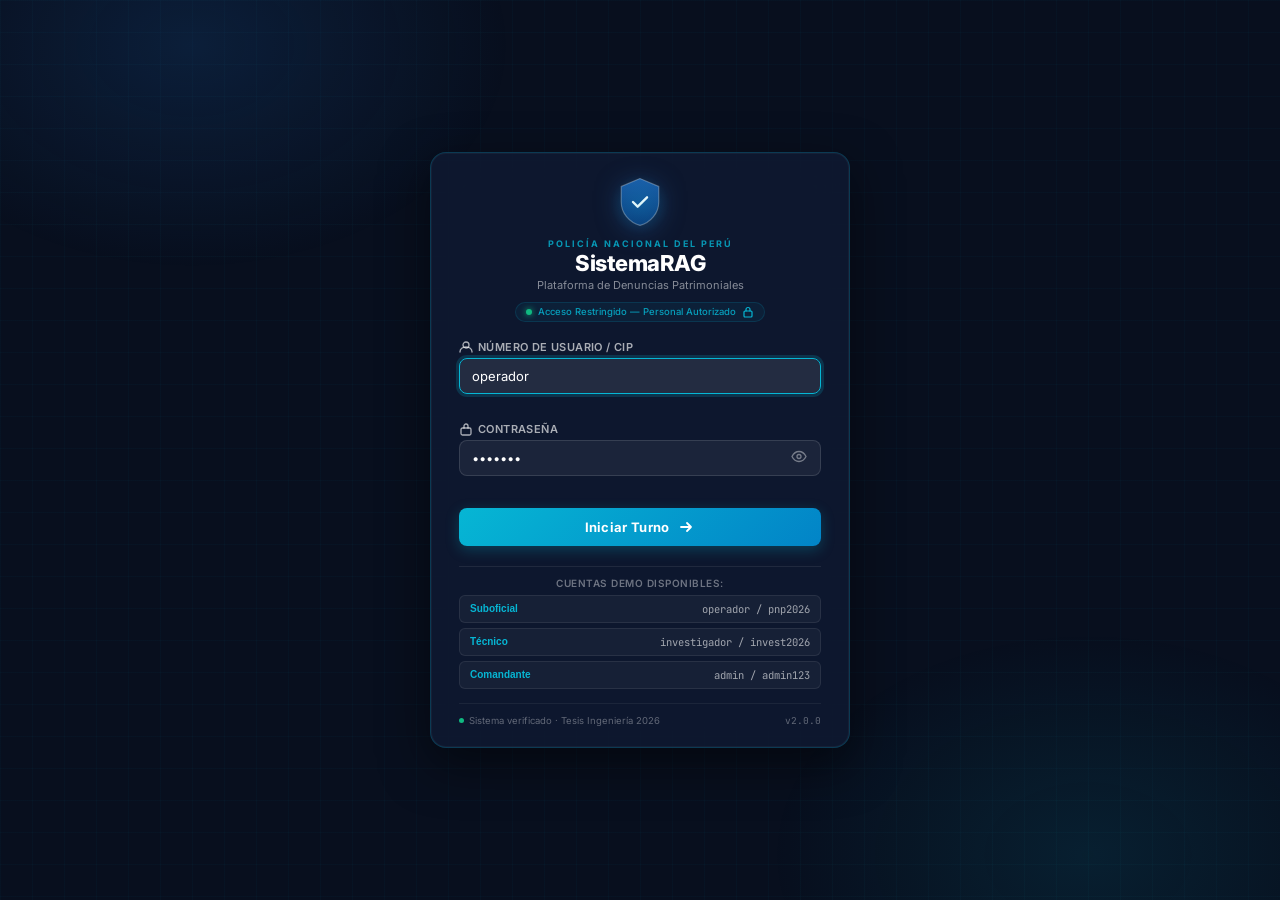
<file: frontend/index.html>
<!DOCTYPE html>
<html lang="es">
<head>
  <meta charset="UTF-8" />
  <meta name="viewport" content="width=device-width, initial-scale=1.0" />
  <meta name="description" content="Plataforma LLM+RAG para categorización de denuncias por delitos contra el patrimonio - PNP Perú 2026" />
  <meta name="keywords" content="RAG, LLM, denuncia, patrimonio, código penal peruano, IA jurídica, PNP" />
  <meta name="robots" content="noindex, nofollow" />
  <title>Dashboard · SistemaRAG PNP</title>
  <link rel="preconnect" href="https://fonts.googleapis.com" />
  <link rel="preconnect" href="https://fonts.gstatic.com" crossorigin />
  <link href="https://fonts.googleapis.com/css2?family=Inter:wght@300;400;500;600;700;800&family=JetBrains+Mono:wght@400;500&display=swap" rel="stylesheet" />
  <link rel="stylesheet" href="styles/main.css?v=3.2" />
  <link rel="stylesheet" href="styles/v2-additions.css?v=3.2" />
</head>
<body>

  <!-- ══════════════════════════════ NAVBAR ══════════════════════════════ -->
  <nav class="navbar" role="navigation" aria-label="Navegación principal">
    <div class="navbar__brand">
      <div class="navbar__logo-mark" aria-hidden="true">
        <svg width="30" height="30" viewBox="0 0 30 30" fill="none">
          <path d="M15 2L3 7.5V16C3 22.5 8 27.5 15 30C22 27.5 27 22.5 27 16V7.5L15 2Z" fill="url(#nav-shield-grad)" opacity="0.9"/>
          <path d="M10 15.5l3.5 3.5 6.5-7" stroke="white" stroke-width="1.8" stroke-linecap="round" stroke-linejoin="round"/>
          <defs>
            <linearGradient id="nav-shield-grad" x1="15" y1="2" x2="15" y2="30" gradientUnits="userSpaceOnUse">
              <stop offset="0%" stop-color="#2176C4"/>
              <stop offset="100%" stop-color="#0A3D7C"/>
            </linearGradient>
          </defs>
        </svg>
      </div>
      <div class="navbar__title-group">
        <span class="navbar__title">SistemaRAG</span>
        <span class="navbar__subtitle">Denuncias Patrimoniales · PNP</span>
      </div>
    </div>

    <div class="navbar__meta">
      <div class="status-badge" id="status-indicator" aria-live="polite">
        <span class="status-badge__dot status-badge__dot--checking" aria-hidden="true"></span>
        <span class="status-badge__text">Verificando...</span>
      </div>
      <div class="navbar__meta-divider" aria-hidden="true"></div>
      <div class="navbar__info">
        <span class="navbar__info-label">Modelo</span>
        <span class="navbar__info-value" id="nav-model">GPT-4o-mini</span>
      </div>
      <div class="navbar__info">
        <span class="navbar__info-label">Corpus</span>
        <span class="navbar__info-value">Arts. 185–189</span>
      </div>

      <!-- ── Barra de usuario autenticado ── -->
      <div class="navbar__meta-divider" aria-hidden="true"></div>
      <div class="navbar__user" id="navbar-user" aria-label="Usuario autenticado">
        <div class="navbar__user-avatar" id="user-avatar-initials" aria-hidden="true">--</div>
        <div class="navbar__user-info">
          <span class="navbar__user-name" id="user-full-name">Cargando...</span>
          <span class="navbar__user-rank" id="user-rank"></span>
        </div>
        <button
          class="navbar__logout-btn"
          id="btn-logout"
          type="button"
          title="Cerrar turno"
          aria-label="Cerrar turno y salir del sistema"
        >
          <svg width="16" height="16" viewBox="0 0 16 16" fill="none">
            <path d="M6 14H3a1 1 0 01-1-1V3a1 1 0 011-1h3M10.5 11l3-3-3-3M13.5 8H6" stroke="currentColor" stroke-width="1.4" stroke-linecap="round" stroke-linejoin="round"/>
          </svg>
        </button>
      </div>
    </div>
  </nav>

  <!-- ══════════════════════════ MAIN LAYOUT ════════════════════════════ -->
  <main class="workspace" role="main">

    <!-- ── PANEL IZQUIERDO: Entrada ──────────────────────────────────── -->
    <section class="panel panel--input" aria-labelledby="panel-input-title">
      <div class="panel__header">
        <div class="panel__header-left">
          <div class="panel__icon panel__icon--input" aria-hidden="true">
            <svg width="16" height="16" viewBox="0 0 16 16" fill="none">
              <path d="M2 3h12M2 6h8M2 9h10M2 12h6" stroke="currentColor" stroke-width="1.5" stroke-linecap="round"/>
            </svg>
          </div>
          <h2 class="panel__title" id="panel-input-title">Relato Informal</h2>
        </div>
        <div class="panel__badges">
          <span class="badge badge--neutral">Lenguaje coloquial</span>
          <span class="badge badge--neutral" id="char-count-badge">0 / 2000</span>
        </div>
      </div>

      <div class="panel__body">

        <!-- ── SECCIÓN 1: DATOS GENERALES DEL DENUNCIANTE (FILIACIÓN PNP) ── -->
        <div class="denunciante-box" id="denunciante-box">
          <div class="denunciante-box__header">
            <span class="denunciante-box__title">
              <svg width="15" height="15" viewBox="0 0 16 16" fill="none">
                <path d="M8 8a3 3 0 100-6 3 3 0 000 6zM2 14a6 6 0 0112 0H2z" stroke="currentColor" stroke-width="1.5" stroke-linecap="round"/>
              </svg>
              I. Filiación del Denunciante / Agraviado
            </span>
            <div class="denunciante-box__actions">
              <button class="btn-sample-data" id="btn-sample-denunciante" type="button" title="Cargar datos de prueba para agilizar la evaluación">
                <span>🎲 Datos de Prueba</span>
              </button>
            </div>
          </div>
          <div class="denunciante-form" id="denunciante-form">
            <!-- Fila 1: Nombre completo + Tipo y Número de Documento -->
            <div class="form-row form-row--name-doc">
              <div class="field-group">
                <label for="denunciante-nombre">Nombres y Apellidos *</label>
                <input class="field-input" id="denunciante-nombre" type="text" placeholder="Ej. Carlos Alberto Quispe Huamán" value="Carlos Alberto Quispe Huamán" required />
              </div>
              <div class="field-doc-combo">
                <div class="field-group">
                  <label for="denunciante-doc-tipo">Tipo Doc.</label>
                  <select class="field-select" id="denunciante-doc-tipo">
                    <option value="DNI" selected>DNI</option>
                    <option value="Carné de Extranjería">C.E.</option>
                    <option value="Pasaporte">Pasaporte</option>
                  </select>
                </div>
                <div class="field-group">
                  <label for="denunciante-dni">N° Documento *</label>
                  <input class="field-input" id="denunciante-dni" type="text" placeholder="8 dígitos" maxlength="12" value="47891234" required />
                </div>
              </div>
            </div>

            <!-- Fila 2: Grado de Instrucción y Estado Civil -->
            <div class="form-row form-row--2">
              <div class="field-group">
                <label for="denunciante-grado-instruccion">Educación / Grado Instrucción *</label>
                <select class="field-select" id="denunciante-grado-instruccion">
                  <option value="Sin instrucción">Sin instrucción</option>
                  <option value="Primaria completa">Primaria completa</option>
                  <option value="Secundaria completa">Secundaria completa</option>
                  <option value="Superior Técnica">Superior Técnica</option>
                  <option value="Superior Universitaria" selected>Superior Universitaria</option>
                  <option value="Posgrado">Posgrado</option>
                </select>
              </div>
              <div class="field-group">
                <label for="denunciante-estado-civil">Estado Civil</label>
                <select class="field-select" id="denunciante-estado-civil">
                  <option value="Soltero(a)" selected>Soltero(a)</option>
                  <option value="Casado(a)">Casado(a)</option>
                  <option value="Conviviente">Conviviente</option>
                  <option value="Divorciado(a)">Divorciado(a)</option>
                  <option value="Viudo(a)">Viudo(a)</option>
                </select>
              </div>
            </div>

            <!-- Fila 3: Edad, Sexo, Ocupación y Teléfono (4 columnas limpias con wrapping) -->
            <div class="form-row form-row--meta">
              <div class="field-group">
                <label for="denunciante-edad">Edad</label>
                <input class="field-input" id="denunciante-edad" type="number" min="18" max="99" value="34" />
              </div>
              <div class="field-group">
                <label for="denunciante-sexo">Sexo</label>
                <select class="field-select" id="denunciante-sexo">
                  <option value="Masculino" selected>M</option>
                  <option value="Femenino">F</option>
                </select>
              </div>
              <div class="field-group">
                <label for="denunciante-ocupacion">Ocupación</label>
                <input class="field-input" id="denunciante-ocupacion" type="text" placeholder="Ej. Ingeniero de Sistemas" value="Ingeniero de Sistemas" />
              </div>
              <div class="field-group">
                <label for="denunciante-telefono">Teléfono / Celular</label>
                <input class="field-input" id="denunciante-telefono" type="tel" placeholder="Ej. 987654321" value="987654321" />
              </div>
            </div>

            <!-- Fila 4: Domicilio Real (Ancho completo para direcciones peruanas largas) -->
            <div class="form-row form-row--1">
              <div class="field-group">
                <label for="denunciante-domicilio">Dónde vive / Domicilio Real *</label>
                <input class="field-input" id="denunciante-domicilio" type="text" placeholder="Ej. Av. Brasil 1450 Dpto. 501, Jesús María, Lima" value="Av. Brasil 1450 Dpto. 501, Jesús María, Lima" required />
              </div>
            </div>
          </div>
        </div>

        <div style="font-size:11px; font-weight:700; color:var(--color-primary); text-transform:uppercase; letter-spacing:0.5px; margin-bottom:8px; display:flex; align-items:center; gap:6px;">
          <span>🎙️ II. Narración del Hecho Denunciado</span>
        </div>

        <!-- ── BOTÓN MICRÓFONO (DESTACADO) ─────────────────────────────── -->
        <div class="mic-section" id="mic-section">
          <button
            class="mic-btn"
            id="mic-btn"
            type="button"
            aria-label="Iniciar grabación de voz"
            aria-pressed="false"
            title="Mantén presionado o haz clic para grabar"
          >
            <!-- Ondas de audio animadas (visibles al grabar) -->
            <div class="mic-btn__waves" aria-hidden="true">
              <span class="mic-btn__wave mic-btn__wave--1"></span>
              <span class="mic-btn__wave mic-btn__wave--2"></span>
              <span class="mic-btn__wave mic-btn__wave--3"></span>
            </div>
            <!-- Icono del micrófono -->
            <div class="mic-btn__icon-wrapper">
              <svg class="mic-btn__icon mic-icon-idle" width="28" height="28" viewBox="0 0 28 28" fill="none" aria-hidden="true">
                <rect x="9" y="2" width="10" height="16" rx="5" stroke="currentColor" stroke-width="2"/>
                <path d="M5 14a9 9 0 0018 0" stroke="currentColor" stroke-width="2" stroke-linecap="round"/>
                <path d="M14 23v3" stroke="currentColor" stroke-width="2" stroke-linecap="round"/>
                <path d="M10 26h8" stroke="currentColor" stroke-width="2" stroke-linecap="round"/>
              </svg>
              <svg class="mic-btn__icon mic-icon-recording" width="28" height="28" viewBox="0 0 28 28" fill="none" aria-hidden="true" hidden>
                <rect x="9" y="2" width="10" height="16" rx="5" fill="currentColor" opacity="0.3"/>
                <rect x="9" y="2" width="10" height="16" rx="5" stroke="currentColor" stroke-width="2"/>
                <path d="M5 14a9 9 0 0018 0" stroke="currentColor" stroke-width="2" stroke-linecap="round"/>
                <path d="M14 23v3" stroke="currentColor" stroke-width="2" stroke-linecap="round"/>
                <path d="M10 26h8" stroke="currentColor" stroke-width="2" stroke-linecap="round"/>
                <circle cx="14" cy="10" r="3" fill="currentColor"/>
              </svg>
            </div>
          </button>

          <div class="mic-status" id="mic-status" aria-live="polite">
            <span class="mic-status__text" id="mic-status-text">Presionar para dictar el relato</span>
          </div>

          <!-- Timer de grabación -->
          <div class="mic-timer" id="mic-timer" hidden aria-live="polite">
            <div class="mic-timer__dot" aria-hidden="true"></div>
            <span class="mic-timer__time" id="mic-timer-display">0:00</span>
            <span class="mic-timer__label">grabando</span>
          </div>

          <!-- Modo de transcripción -->
          <div class="mic-mode-toggle">
            <label class="mic-mode-label" for="mic-mode-select">Modo:</label>
            <select class="mic-mode-select" id="mic-mode-select" aria-label="Modo de transcripción">
              <option value="webspeech" selected>🌐 Transcripción en Vivo en Pantalla (Recomendado)</option>
              <option value="whisper">🎙️ Grabación de Audio (Micrófono Directo / Whisper)</option>
            </select>
          </div>
        </div>

        <!-- Banner de compatibilidad de dictado por voz -->
        <div class="browser-notice" id="browser-notice" style="display:flex; align-items:center; gap:8px; background:rgba(37,99,235,0.08); border:1px solid rgba(37,99,235,0.25); border-radius:6px; padding:6px 12px; margin-top:8px; font-size:12px; color:#1e40af;">
          <span>💡</span>
          <span><strong>Dictado en tiempo real:</strong> Cada palabra que hable se transcribirá directamente en la caja de texto. Recomendado en <strong>Google Chrome</strong> o <strong>Microsoft Edge</strong>.</span>
        </div>

        <!-- Separador -->
        <div class="input-divider" aria-hidden="true">
          <span class="input-divider__line"></span>
          <span class="input-divider__text">o escribir manualmente</span>
          <span class="input-divider__line"></span>
        </div>

        <!-- Ejemplos rápidos -->
        <div class="quick-examples">
          <span class="quick-examples__label">Ejemplos:</span>
          <button class="quick-examples__btn" data-example="0" type="button" id="example-btn-0">Robo con arma</button>
          <button class="quick-examples__btn" data-example="1" type="button" id="example-btn-1">Hurto en mercado</button>
          <button class="quick-examples__btn" data-example="2" type="button" id="example-btn-2">Cogoteo nocturno</button>
          <button class="quick-examples__btn" data-example="3" type="button" id="example-btn-3">Robo a casa</button>
        </div>

        <!-- Área de texto principal -->
        <div class="textarea-wrapper">
          <textarea
            id="relato-input"
            class="relato-textarea"
            placeholder="Ingrese aquí el relato informal de la denuncia en lenguaje coloquial...

Ejemplo: &quot;Ayer a las 9pm dos sujetos en moto me encañonaron con pistola y me quitaron el celular y la billetera...&quot;"
            maxlength="2000"
            aria-label="Relato informal de la denuncia"
            aria-describedby="relato-help"
            spellcheck="true"
          ></textarea>
          <div class="textarea-overlay" id="textarea-overlay" aria-hidden="true"></div>
        </div>

        <p class="form-help" id="relato-help">
          Ingrese el relato en lenguaje natural. El sistema identificará automáticamente
          el tipo penal según el Código Penal Peruano (Arts. 185, 186, 188, 189).
        </p>

        <!-- Opciones adicionales -->
        <div class="options-row">
          <label class="toggle-option" for="include-context-toggle">
            <input type="checkbox" id="include-context-toggle" checked />
            <span class="toggle-option__slider" aria-hidden="true"></span>
            <span class="toggle-option__label">Mostrar artículos recuperados</span>
          </label>
        </div>

        <!-- Botón de análisis -->
        <button
          class="btn-analyze"
          id="btn-analyze"
          type="button"
          aria-label="Ejecutar análisis RAG sobre el relato"
          aria-busy="false"
        >
          <span class="btn-analyze__icon" aria-hidden="true" id="btn-icon">
            <svg width="18" height="18" viewBox="0 0 18 18" fill="none">
              <circle cx="9" cy="9" r="7.5" stroke="currentColor" stroke-width="1.5"/>
              <path d="M6.5 9l2 2 3-3" stroke="currentColor" stroke-width="1.5" stroke-linecap="round" stroke-linejoin="round"/>
            </svg>
          </span>
          <span class="btn-analyze__spinner" aria-hidden="true" id="btn-spinner">
            <svg width="18" height="18" viewBox="0 0 18 18" fill="none" class="spin">
              <circle cx="9" cy="9" r="7" stroke="currentColor" stroke-width="2" stroke-dasharray="22 22" stroke-linecap="round"/>
            </svg>
          </span>
          <span class="btn-analyze__text" id="btn-text">⚡ Analizar y Generar Acta Oficial PNP</span>
        </button>

        <!-- Error de validación -->
        <div class="form-error" id="form-error" role="alert" aria-live="assertive" hidden>
          <svg width="14" height="14" viewBox="0 0 14 14" fill="none" aria-hidden="true">
            <circle cx="7" cy="7" r="6.5" stroke="currentColor" stroke-width="1.2"/>
            <path d="M7 4v3.5M7 9.5v.5" stroke="currentColor" stroke-width="1.4" stroke-linecap="round"/>
          </svg>
          <span id="form-error-text"></span>
        </div>
      </div>
    </section>

    <!-- ── PANEL DERECHO: Resultados ─────────────────────────────────── -->
    <section class="panel panel--output" aria-labelledby="panel-output-title">
      <div class="panel__header">
        <div class="panel__header-left">
          <div class="panel__icon panel__icon--output" aria-hidden="true">
            <svg width="16" height="16" viewBox="0 0 16 16" fill="none">
              <rect x="2" y="2" width="12" height="12" rx="2" stroke="currentColor" stroke-width="1.5"/>
              <path d="M5 6h6M5 9h4" stroke="currentColor" stroke-width="1.3" stroke-linecap="round"/>
            </svg>
          </div>
          <h2 class="panel__title" id="panel-output-title">Acta Estructurada</h2>
        </div>
        <div class="panel__header-actions">
          <span class="badge badge--accent" id="request-id-badge" hidden></span>
          <span class="badge badge--neutral" id="user-badge"></span>
          <button class="btn-icon" id="btn-print-acta" type="button" title="Imprimir / Guardar en PDF Acta Oficial" aria-label="Imprimir Acta" hidden style="color:#0284c7;">
            <svg width="16" height="16" viewBox="0 0 24 24" fill="none" stroke="currentColor" stroke-width="2" stroke-linecap="round" stroke-linejoin="round">
              <polyline points="6 9 6 2 18 2 18 9"></polyline>
              <path d="M6 18H4a2 2 0 0 1-2-2v-5a2 2 0 0 1 2-2h16a2 2 0 0 1 2 2v5a2 2 0 0 1-2 2h-2"></path>
              <rect x="6" y="14" width="12" height="8"></rect>
            </svg>
          </button>
          <button class="btn-icon" id="btn-copy-acta" type="button" title="Copiar Acta Oficial Completa" aria-label="Copiar Acta" hidden style="color:#10b981;">
            <svg width="15" height="15" viewBox="0 0 15 15" fill="none">
              <rect x="4" y="4" width="9" height="9" rx="1.5" stroke="currentColor" stroke-width="1.3"/>
              <path d="M2 11V2h9" stroke="currentColor" stroke-width="1.3" stroke-linecap="round" stroke-linejoin="round"/>
            </svg>
          </button>
          <button class="btn-icon" id="btn-copy-json" type="button" title="Copiar JSON" aria-label="Copiar JSON al portapapeles" hidden>
            <svg width="15" height="15" viewBox="0 0 15 15" fill="none">
              <rect x="4" y="4" width="9" height="9" rx="1.5" stroke="currentColor" stroke-width="1.3"/>
              <path d="M2 11V2h9" stroke="currentColor" stroke-width="1.3" stroke-linecap="round" stroke-linejoin="round"/>
            </svg>
          </button>
          <button class="btn-icon" id="btn-download-json" type="button" title="Descargar JSON" aria-label="Descargar resultado como JSON" hidden>
            <svg width="15" height="15" viewBox="0 0 15 15" fill="none">
              <path d="M7.5 2v8M4.5 7.5l3 3 3-3" stroke="currentColor" stroke-width="1.3" stroke-linecap="round" stroke-linejoin="round"/>
              <path d="M2 12h11" stroke="currentColor" stroke-width="1.3" stroke-linecap="round"/>
            </svg>
          </button>
        </div>
      </div>

      <div class="panel-tab-bar" id="panel-tab-bar" hidden>
        <button class="panel-tab-btn active" id="tab-acta-btn" type="button">
          📜 Acta Oficial de Denuncia (PNP)
        </button>
        <button class="panel-tab-btn" id="tab-rag-btn" type="button">
          🔬 Análisis RAG & Tipificación
        </button>
      </div>

      <div class="panel__body" id="output-panel-body">

        <!-- Estado inicial -->
        <div class="empty-state" id="empty-state">
          <div class="empty-state__icon" aria-hidden="true">
            <svg width="52" height="52" viewBox="0 0 52 52" fill="none">
              <rect width="52" height="52" rx="14" fill="#06B6D4" opacity="0.08"/>
              <path d="M14 20h24M14 26h18M14 32h20" stroke="#06B6D4" stroke-width="2" stroke-linecap="round"/>
              <circle cx="39" cy="32" r="7" stroke="#06B6D4" stroke-width="2"/>
              <path d="M37 32l1.5 1.5 2.5-2.5" stroke="#06B6D4" stroke-width="1.5" stroke-linecap="round" stroke-linejoin="round"/>
            </svg>
          </div>
          <p class="empty-state__title">Aguardando análisis</p>
          <p class="empty-state__subtitle">
            Use el micrófono o ingrese el relato y presione<br/>
            <strong>Ejecutar Análisis RAG</strong> para generar el acta.
          </p>
          <div class="empty-state__tips">
            <div class="tip-item">
              <span class="tip-item__icon">🎙️</span>
              <span>Dicte el relato con el botón de micrófono</span>
            </div>
            <div class="tip-item">
              <span class="tip-item__icon">📝</span>
              <span>O escriba el relato en el panel izquierdo</span>
            </div>
            <div class="tip-item">
              <span class="tip-item__icon">⚡</span>
              <span>El sistema extrae el tipo penal y entidades en ~1.3s</span>
            </div>
          </div>
        </div>

        <!-- Resultado principal -->
        <div class="result-container" id="result-container" hidden>

          <!-- VISTA 1: ACTA OFICIAL DE RECEPCIÓN DE DENUNCIA PNP -->
          <div class="acta-view-wrapper" id="acta-view">
            <div class="acta-sheet" id="acta-sheet-content">
              <!-- Renderizado dinámico del acta oficial -->
            </div>
          </div>

          <!-- VISTA 2: DETALLES TÉCNICOS RAG Y TIPIFICACIÓN -->
          <div class="rag-view" id="rag-view" hidden>

          <!-- Cabecera con clasificación -->
          <div class="result-header" id="result-header">
            <div class="classification-badge" id="classification-badge">
              <span class="classification-badge__type" id="tipo-penal-display"></span>
              <span class="classification-badge__article" id="articulo-display"></span>
            </div>
            <div class="confidence-meter">
              <span class="confidence-meter__label">Confianza</span>
              <div class="confidence-meter__bar" role="progressbar" aria-valuemin="0" aria-valuemax="100" id="confidence-bar">
                <div class="confidence-meter__fill" id="confidence-fill"></div>
              </div>
              <span class="confidence-meter__value" id="confidence-value"></span>
            </div>
          </div>

          <!-- Grid de datos extraídos -->
          <div class="data-grid" id="data-grid"></div>

          <!-- Grounding Span -->
          <div class="grounding-section" id="grounding-section">
            <div class="grounding-section__header">
              <svg width="14" height="14" viewBox="0 0 14 14" fill="none" aria-hidden="true">
                <path d="M2 4h10M4 7h6M3 10h8" stroke="#06B6D4" stroke-width="1.3" stroke-linecap="round"/>
              </svg>
              <span>Grounding Span</span>
              <span class="grounding-section__tooltip" title="Extracto literal del relato que sustenta la clasificación">?</span>
            </div>
            <blockquote class="grounding-quote" id="grounding-text"></blockquote>
          </div>

          <!-- Documentos normativos recuperados (RAG Context) -->
          <div class="rag-context" id="rag-context" hidden>
            <div class="rag-context__header">
              <svg width="14" height="14" viewBox="0 0 14 14" fill="none" aria-hidden="true">
                <rect x="2" y="1" width="10" height="12" rx="1.5" stroke="#06B6D4" stroke-width="1.3"/>
                <path d="M4 5h6M4 8h4" stroke="#06B6D4" stroke-width="1.2" stroke-linecap="round"/>
              </svg>
              <span>Marco Normativo Recuperado (RAG)</span>
              <button class="btn-collapse" id="btn-collapse-rag" type="button" aria-expanded="true" aria-controls="rag-docs-list">
                <svg width="12" height="12" viewBox="0 0 12 12" fill="none" aria-hidden="true">
                  <path d="M3 4.5l3 3 3-3" stroke="currentColor" stroke-width="1.3" stroke-linecap="round" stroke-linejoin="round"/>
                </svg>
              </button>
            </div>
            <div class="rag-docs-list" id="rag-docs-list"></div>
          </div>

          <!-- JSON colapsable -->
          <div class="json-viewer-section">
            <div class="json-viewer-section__header">
              <svg width="14" height="14" viewBox="0 0 14 14" fill="none" aria-hidden="true">
                <rect x="1" y="3" width="12" height="8" rx="1.5" stroke="#06B6D4" stroke-width="1.3"/>
                <path d="M4 6l-1.5 1L4 8M10 6l1.5 1L10 8M6.5 5.5l1 3" stroke="#06B6D4" stroke-width="1.1" stroke-linecap="round"/>
              </svg>
              <span>JSON Estructurado (Acta)</span>
              <button class="btn-collapse" id="btn-collapse-json" type="button" aria-expanded="false" aria-controls="json-viewer">
                <svg width="12" height="12" viewBox="0 0 12 12" fill="none" aria-hidden="true">
                  <path d="M3 4.5l3 3 3-3" stroke="currentColor" stroke-width="1.3" stroke-linecap="round" stroke-linejoin="round"/>
                </svg>
              </button>
            </div>
            <div class="json-viewer" id="json-viewer" hidden>
              <pre class="json-code" id="json-output"></pre>
            </div>
          </div>

          </div><!-- /rag-view -->
        </div><!-- /result-container -->
      </div><!-- /panel__body -->
    </section>

  </main><!-- /workspace -->

  <!-- ══════════════════════ MÉTRICAS (FOOTER BAR) ══════════════════════ -->
  <footer class="metrics-bar" role="contentinfo" aria-label="Métricas del sistema">
    <div class="metrics-bar__label">
      <svg width="13" height="13" viewBox="0 0 13 13" fill="none" aria-hidden="true">
        <path d="M2 11L5 7l3 2.5L11 2" stroke="#06B6D4" stroke-width="1.4" stroke-linecap="round" stroke-linejoin="round"/>
      </svg>
      <span>Métricas Gold Standard (n=40)</span>
    </div>
    <div class="metrics-bar__items">
      <div class="metric-item">
        <span class="metric-item__label">Accuracy</span>
        <span class="metric-item__value">92.5%</span>
      </div>
      <div class="metrics-bar__divider" aria-hidden="true"></div>
      <div class="metric-item">
        <span class="metric-item__label">F1-Score</span>
        <span class="metric-item__value">0.915</span>
      </div>
      <div class="metrics-bar__divider" aria-hidden="true"></div>
      <div class="metric-item">
        <span class="metric-item__label">Precision</span>
        <span class="metric-item__value">0.918</span>
      </div>
      <div class="metrics-bar__divider" aria-hidden="true"></div>
      <div class="metric-item">
        <span class="metric-item__label">Recall</span>
        <span class="metric-item__value">0.912</span>
      </div>
      <div class="metrics-bar__divider" aria-hidden="true"></div>
      <div class="metric-item" id="latency-metric">
        <span class="metric-item__label">Latencia</span>
        <span class="metric-item__value" id="latency-display">— ms</span>
      </div>
    </div>
    <div class="metrics-bar__right">
      <span class="metrics-bar__version">v2.0.0 · Tesis PNP 2026</span>
    </div>
  </footer>

  <!-- Toast de notificaciones -->
  <div class="toast" id="toast" role="status" aria-live="polite" aria-atomic="true"></div>

  <script src="js/auth.js?v=3.2"></script>
  <script src="js/app.js?v=3.2"></script>
</body>
</html>
</file>
<file: frontend/styles/main.css>
/* ═══════════════════════════════════════════════════════════════════════════
   SistemaRAG · Denuncias Patrimoniales
   Design System CSS — Paleta: Azul Institucional (#0F172A) + Cian (#06B6D4)
   ═══════════════════════════════════════════════════════════════════════════ */

/* ── 1. Custom Properties (Design Tokens) ──────────────────────────────── */
:root {
  /* Colores primarios */
  --color-primary:       #0F172A;   /* Azul institucional profundo */
  --color-primary-mid:   #1E293B;   /* Variante intermedia */
  --color-primary-light: #334155;   /* Para bordes y separadores */
  --color-primary-faint: #1E293B;   /* Fondo de paneles */

  /* Acento (ÚNICO color de acento) */
  --color-accent:        #06B6D4;   /* Cian técnico */
  --color-accent-dim:    rgba(6, 182, 212, 0.12);
  --color-accent-glow:   rgba(6, 182, 212, 0.25);

  /* Fondos */
  --color-bg:            #F8FAFC;   /* Fondo general ultra-claro */
  --color-bg-panel:      #FFFFFF;   /* Fondo de paneles */
  --color-bg-hover:      #F1F5F9;

  /* Texto */
  --color-text-primary:  #0F172A;
  --color-text-secondary:#475569;
  --color-text-muted:    #94A3B8;
  --color-text-on-dark:  #F8FAFC;

  /* Bordes */
  --color-border:        #E2E8F0;
  --color-border-focus:  #06B6D4;

  /* Estado */
  --color-success:       #10B981;
  --color-warning:       #F59E0B;
  --color-error:         #EF4444;
  --color-error-dim:     rgba(239, 68, 68, 0.1);

  /* Tipografía */
  --font-sans:           'Inter', -apple-system, BlinkMacSystemFont, sans-serif;
  --font-mono:           'JetBrains Mono', 'Fira Code', 'Consolas', monospace;

  /* Espaciado */
  --space-1:  4px;
  --space-2:  8px;
  --space-3:  12px;
  --space-4:  16px;
  --space-5:  20px;
  --space-6:  24px;
  --space-8:  32px;
  --space-10: 40px;

  /* Bordes redondeados */
  --radius-sm:  4px;
  --radius-md:  8px;
  --radius-lg:  12px;
  --radius-xl:  16px;

  /* Sombras */
  --shadow-sm:  0 1px 3px rgba(15,23,42,0.08), 0 1px 2px rgba(15,23,42,0.04);
  --shadow-md:  0 4px 12px rgba(15,23,42,0.10), 0 2px 4px rgba(15,23,42,0.06);
  --shadow-lg:  0 10px 30px rgba(15,23,42,0.12), 0 4px 8px rgba(15,23,42,0.08);
  --shadow-accent: 0 0 20px rgba(6,182,212,0.20);

  /* Layout */
  --navbar-height:  56px;
  --metrics-height: 44px;

  /* Transiciones */
  --transition-fast: 150ms ease;
  --transition-std:  250ms ease;
}

/* ── 2. Reset & Base ────────────────────────────────────────────────────── */
*, *::before, *::after {
  box-sizing: border-box;
  margin: 0;
  padding: 0;
}

html {
  font-size: 14px;
  -webkit-font-smoothing: antialiased;
  -moz-osx-font-smoothing: grayscale;
  scroll-behavior: smooth;
  height: 100%;
}

*, *::before, *::after {
  box-sizing: inherit;
}

body {
  font-family: var(--font-sans);
  background: var(--color-bg);
  color: var(--color-text-primary);
  min-height: 100vh;
  min-height: 100dvh;
  display: flex;
  flex-direction: column;
  overflow-x: hidden;
  overflow-y: auto; /* Permite scroll vertical global sin perder nada */
}

/* Scrollbars visibles, elegantes y con diseño institucional PNP (#06B6D4) */
* {
  scrollbar-width: thin;
  scrollbar-color: #06B6D4 #0F172A;
}

::-webkit-scrollbar {
  width: 9px;
  height: 9px;
}

::-webkit-scrollbar-track {
  background: #0F172A;
}

::-webkit-scrollbar-thumb {
  background: #06B6D4;
  border-radius: 4px;
  border: 2px solid #0F172A;
}

::-webkit-scrollbar-thumb:hover {
  background: #22D3EE;
}

/* ── 3. Navbar ─────────────────────────────────────────────────────────── */
.navbar {
  height: var(--navbar-height);
  background: var(--color-primary);
  border-bottom: 1px solid rgba(6,182,212,0.15);
  display: flex;
  align-items: center;
  justify-content: space-between;
  padding: 0 var(--space-6);
  position: sticky;
  top: 0;
  z-index: 100;
  box-shadow: var(--shadow-md);
  flex-shrink: 0;
}

.navbar__brand {
  display: flex;
  align-items: center;
  gap: var(--space-3);
}

.navbar__logo-mark {
  display: flex;
  align-items: center;
  justify-content: center;
}

.navbar__title-group {
  display: flex;
  flex-direction: column;
  line-height: 1;
}

.navbar__title {
  font-size: 15px;
  font-weight: 700;
  color: var(--color-text-on-dark);
  letter-spacing: -0.3px;
}

.navbar__subtitle {
  font-size: 10px;
  font-weight: 400;
  color: var(--color-accent);
  letter-spacing: 0.5px;
  text-transform: uppercase;
  margin-top: 2px;
}

.navbar__meta {
  display: flex;
  align-items: center;
  gap: var(--space-5);
}

.navbar__meta-divider {
  width: 1px;
  height: 20px;
  background: rgba(255,255,255,0.12);
}

.navbar__info {
  display: flex;
  flex-direction: column;
  align-items: center;
  gap: 1px;
}

.navbar__info-label {
  font-size: 9px;
  font-weight: 500;
  color: var(--color-text-muted);
  text-transform: uppercase;
  letter-spacing: 0.5px;
}

.navbar__info-value {
  font-size: 11px;
  font-weight: 600;
  color: rgba(255,255,255,0.85);
}

/* Status Badge */
.status-badge {
  display: flex;
  align-items: center;
  gap: var(--space-2);
  background: rgba(255,255,255,0.06);
  border: 1px solid rgba(255,255,255,0.1);
  border-radius: 20px;
  padding: 4px 10px;
}

.status-badge__dot {
  width: 7px;
  height: 7px;
  border-radius: 50%;
  flex-shrink: 0;
}

.status-badge__dot--checking  { background: var(--color-warning); animation: pulse 1.5s ease-in-out infinite; }
.status-badge__dot--healthy   { background: var(--color-success); }
.status-badge__dot--degraded  { background: var(--color-error); animation: pulse 1.5s ease-in-out infinite; }

.status-badge__text {
  font-size: 11px;
  font-weight: 500;
  color: rgba(255,255,255,0.8);
}

/* ── 4. Workspace (Split Screen) ────────────────────────────────────────── */
.workspace {
  display: grid;
  grid-template-columns: 1fr 1fr;
  gap: 0;
  flex: 1 0 auto;
  min-height: calc(100vh - var(--navbar-height) - var(--metrics-height));
  height: auto;
}

/* ── 5. Panels ──────────────────────────────────────────────────────────── */
.panel {
  display: flex;
  flex-direction: column;
  background: var(--color-bg-panel);
  position: relative;
  min-height: 100%;
}

.panel--input {
  border-right: 1px solid var(--color-border);
}

.panel__header {
  display: flex;
  align-items: center;
  justify-content: space-between;
  padding: var(--space-4) var(--space-6);
  background: var(--color-primary);
  border-bottom: 1px solid rgba(6,182,212,0.15);
  flex-shrink: 0;
  position: sticky;
  top: var(--navbar-height);
  z-index: 90;
}

.panel__header-left {
  display: flex;
  align-items: center;
  gap: var(--space-3);
}

.panel__icon {
  display: flex;
  align-items: center;
  justify-content: center;
  width: 28px;
  height: 28px;
  border-radius: var(--radius-sm);
  background: var(--color-accent-dim);
  color: var(--color-accent);
  flex-shrink: 0;
}

.panel__title {
  font-size: 13px;
  font-weight: 600;
  color: rgba(255,255,255,0.9);
  letter-spacing: -0.1px;
}

.panel__badges {
  display: flex;
  align-items: center;
  gap: var(--space-2);
}

.panel__header-actions {
  display: flex;
  align-items: center;
  gap: var(--space-2);
}

.panel__body {
  flex: 1;
  padding: var(--space-6);
  display: flex;
  flex-direction: column;
  gap: var(--space-4);
  overflow-y: visible;
}

/* ── 6. Quick Examples ───────────────────────────────────────────────────── */
.quick-examples {
  display: flex;
  align-items: center;
  gap: var(--space-2);
  flex-wrap: wrap;
}

.quick-examples__label {
  font-size: 11px;
  font-weight: 500;
  color: var(--color-text-muted);
  text-transform: uppercase;
  letter-spacing: 0.4px;
  flex-shrink: 0;
}

.quick-examples__btn {
  font-family: var(--font-sans);
  font-size: 11px;
  font-weight: 500;
  color: var(--color-accent);
  background: var(--color-accent-dim);
  border: 1px solid rgba(6,182,212,0.25);
  border-radius: 20px;
  padding: 3px 10px;
  cursor: pointer;
  transition: all var(--transition-fast);
  white-space: nowrap;
}

.quick-examples__btn:hover {
  background: rgba(6,182,212,0.2);
  border-color: rgba(6,182,212,0.4);
  transform: translateY(-1px);
}

/* ── 7. Textarea ─────────────────────────────────────────────────────────── */
.textarea-wrapper {
  position: relative;
  flex: 1;
  min-height: 200px;
}

.relato-textarea {
  font-family: var(--font-sans);
  font-size: 13.5px;
  font-weight: 400;
  line-height: 1.7;
  color: var(--color-text-primary);
  background: #FAFBFC;
  border: 1.5px solid var(--color-border);
  border-radius: var(--radius-lg);
  padding: var(--space-5);
  width: 100%;
  height: 220px;
  resize: vertical;
  outline: none;
  transition: border-color var(--transition-std), box-shadow var(--transition-std), background var(--transition-std);
}

.relato-textarea::placeholder {
  color: var(--color-text-muted);
  line-height: 1.7;
}

.relato-textarea:focus {
  border-color: var(--color-accent);
  background: #FFFFFF;
  box-shadow: 0 0 0 3px var(--color-accent-dim), var(--shadow-sm);
}

/* ── 8. Form elements ────────────────────────────────────────────────────── */
.form-help {
  font-size: 11.5px;
  color: var(--color-text-muted);
  line-height: 1.5;
}

.form-error {
  display: flex;
  align-items: center;
  gap: var(--space-2);
  background: var(--color-error-dim);
  border: 1px solid rgba(239,68,68,0.2);
  border-radius: var(--radius-md);
  padding: var(--space-3) var(--space-4);
  color: var(--color-error);
  font-size: 12px;
  font-weight: 500;
}

.options-row {
  display: flex;
  align-items: center;
  gap: var(--space-5);
}

/* Toggle switch */
.toggle-option {
  display: flex;
  align-items: center;
  gap: var(--space-3);
  cursor: pointer;
  user-select: none;
}

.toggle-option input[type="checkbox"] {
  position: absolute;
  opacity: 0;
  width: 0;
  height: 0;
}

.toggle-option__slider {
  position: relative;
  display: inline-block;
  width: 34px;
  height: 18px;
  background: var(--color-border);
  border-radius: 9px;
  transition: background var(--transition-std);
  flex-shrink: 0;
}

.toggle-option__slider::after {
  content: '';
  position: absolute;
  left: 2px;
  top: 2px;
  width: 14px;
  height: 14px;
  background: white;
  border-radius: 50%;
  box-shadow: var(--shadow-sm);
  transition: transform var(--transition-std);
}

.toggle-option input:checked + .toggle-option__slider {
  background: var(--color-accent);
}

.toggle-option input:checked + .toggle-option__slider::after {
  transform: translateX(16px);
}

.toggle-option__label {
  font-size: 12px;
  font-weight: 500;
  color: var(--color-text-secondary);
}

/* ── 9. Analyze Button ───────────────────────────────────────────────────── */
.btn-analyze {
  font-family: var(--font-sans);
  font-size: 13px;
  font-weight: 600;
  color: var(--color-primary);
  background: var(--color-accent);
  border: none;
  border-radius: var(--radius-lg);
  padding: 13px var(--space-6);
  cursor: pointer;
  display: flex;
  align-items: center;
  justify-content: center;
  gap: var(--space-3);
  transition: all var(--transition-std);
  letter-spacing: -0.1px;
  box-shadow: 0 4px 14px rgba(6,182,212,0.35);
  position: relative;
  overflow: hidden;
}

.btn-analyze::before {
  content: '';
  position: absolute;
  inset: 0;
  background: linear-gradient(135deg, rgba(255,255,255,0.15) 0%, transparent 60%);
  opacity: 0;
  transition: opacity var(--transition-std);
}

.btn-analyze:hover::before { opacity: 1; }

.btn-analyze:hover {
  transform: translateY(-2px);
  box-shadow: 0 8px 24px rgba(6,182,212,0.45);
}

.btn-analyze:active {
  transform: translateY(0);
  box-shadow: 0 2px 8px rgba(6,182,212,0.3);
}

.btn-analyze:disabled {
  opacity: 0.6;
  cursor: not-allowed;
  transform: none;
  box-shadow: none;
}

.btn-analyze__spinner { display: none; }
.btn-analyze.loading .btn-analyze__icon { display: none; }
.btn-analyze.loading .btn-analyze__spinner { display: flex; }

@keyframes spin {
  to { transform: rotate(360deg); }
}
.spin { animation: spin 0.8s linear infinite; }

/* ── 10. Badges ──────────────────────────────────────────────────────────── */
.badge {
  font-size: 10.5px;
  font-weight: 500;
  border-radius: 20px;
  padding: 2px 8px;
  letter-spacing: 0.2px;
}

.badge--neutral {
  background: rgba(255,255,255,0.08);
  color: rgba(255,255,255,0.6);
  border: 1px solid rgba(255,255,255,0.1);
}

.badge--accent {
  background: var(--color-accent-dim);
  color: var(--color-accent);
  border: 1px solid rgba(6,182,212,0.25);
  font-family: var(--font-mono);
  font-size: 10px;
}

/* ── 11. Empty State ─────────────────────────────────────────────────────── */
.empty-state {
  display: flex;
  flex-direction: column;
  align-items: center;
  justify-content: center;
  flex: 1;
  min-height: 300px;
  text-align: center;
  gap: var(--space-3);
}

.empty-state__icon {
  margin-bottom: var(--space-3);
  opacity: 0.8;
}

.empty-state__title {
  font-size: 14px;
  font-weight: 600;
  color: var(--color-text-secondary);
}

.empty-state__subtitle {
  font-size: 12.5px;
  color: var(--color-text-muted);
  line-height: 1.6;
}

/* ── 12. Result Components ───────────────────────────────────────────────── */
.result-container {
  display: flex;
  flex-direction: column;
  gap: var(--space-5);
  animation: fadeSlideIn 300ms ease forwards;
}

@keyframes fadeSlideIn {
  from { opacity: 0; transform: translateY(8px); }
  to   { opacity: 1; transform: translateY(0); }
}

/* Classification header */
.result-header {
  display: flex;
  align-items: center;
  justify-content: space-between;
  background: var(--color-primary);
  border-radius: var(--radius-lg);
  padding: var(--space-5) var(--space-6);
  border: 1px solid rgba(6,182,212,0.2);
}

.classification-badge {
  display: flex;
  flex-direction: column;
  gap: 3px;
}

.classification-badge__type {
  font-size: 16px;
  font-weight: 700;
  color: var(--color-accent);
  letter-spacing: -0.3px;
}

.classification-badge__article {
  font-size: 11px;
  font-weight: 500;
  color: rgba(255,255,255,0.55);
}

.confidence-meter {
  display: flex;
  align-items: center;
  gap: var(--space-3);
}

.confidence-meter__label {
  font-size: 10px;
  font-weight: 500;
  color: rgba(255,255,255,0.4);
  text-transform: uppercase;
  letter-spacing: 0.5px;
}

.confidence-meter__bar {
  width: 80px;
  height: 5px;
  background: rgba(255,255,255,0.1);
  border-radius: 3px;
  overflow: hidden;
}

.confidence-meter__fill {
  height: 100%;
  background: var(--color-accent);
  border-radius: 3px;
  transition: width 600ms cubic-bezier(0.16,1,0.3,1);
  width: 0%;
}

.confidence-meter__value {
  font-size: 13px;
  font-weight: 700;
  color: var(--color-accent);
  font-variant-numeric: tabular-nums;
  min-width: 36px;
  text-align: right;
}

/* Data Grid */
.data-grid {
  display: grid;
  grid-template-columns: repeat(2, 1fr);
  gap: var(--space-3);
}

.data-cell {
  background: #F8FAFC;
  border: 1px solid var(--color-border);
  border-radius: var(--radius-md);
  padding: var(--space-4) var(--space-5);
  transition: border-color var(--transition-fast);
}

.data-cell:hover { border-color: rgba(6,182,212,0.3); }

.data-cell--wide { grid-column: span 2; }

.data-cell__label {
  font-size: 10px;
  font-weight: 600;
  color: var(--color-text-muted);
  text-transform: uppercase;
  letter-spacing: 0.6px;
  margin-bottom: var(--space-2);
  display: flex;
  align-items: center;
  gap: var(--space-1);
}

.data-cell__label::before {
  content: '';
  display: inline-block;
  width: 3px;
  height: 10px;
  background: var(--color-accent);
  border-radius: 2px;
  flex-shrink: 0;
}

.data-cell__value {
  font-size: 13px;
  font-weight: 500;
  color: var(--color-text-primary);
  line-height: 1.4;
}

.data-cell__value--list {
  display: flex;
  flex-wrap: wrap;
  gap: 4px;
}

.tag {
  font-size: 11px;
  font-weight: 500;
  background: var(--color-accent-dim);
  color: var(--color-accent);
  border: 1px solid rgba(6,182,212,0.2);
  border-radius: 4px;
  padding: 2px 8px;
}

.data-cell__value--null {
  color: var(--color-text-muted);
  font-style: italic;
  font-weight: 400;
}

/* Perpetradores special */
.perp-info {
  display: flex;
  flex-wrap: wrap;
  gap: var(--space-2);
}

.perp-chip {
  display: flex;
  align-items: center;
  gap: 4px;
  background: rgba(15,23,42,0.06);
  border: 1px solid var(--color-border);
  border-radius: 4px;
  padding: 3px 8px;
  font-size: 11px;
  font-weight: 500;
  color: var(--color-text-secondary);
}

.perp-chip--armed {
  background: rgba(239,68,68,0.08);
  border-color: rgba(239,68,68,0.2);
  color: var(--color-error);
}

.perp-chip--vehicle {
  background: rgba(245,158,11,0.08);
  border-color: rgba(245,158,11,0.2);
  color: var(--color-warning);
}

/* Grounding section */
.grounding-section {
  background: #F0FDF9;
  border: 1px solid rgba(6,182,212,0.2);
  border-left: 3px solid var(--color-accent);
  border-radius: var(--radius-md);
  overflow: hidden;
}

.grounding-section__header {
  display: flex;
  align-items: center;
  gap: var(--space-2);
  padding: var(--space-3) var(--space-5);
  font-size: 11px;
  font-weight: 600;
  color: var(--color-accent);
  text-transform: uppercase;
  letter-spacing: 0.5px;
  background: rgba(6,182,212,0.08);
  border-bottom: 1px solid rgba(6,182,212,0.12);
}

.grounding-section__tooltip {
  margin-left: auto;
  width: 16px;
  height: 16px;
  border-radius: 50%;
  background: rgba(6,182,212,0.2);
  color: var(--color-accent);
  font-size: 10px;
  display: flex;
  align-items: center;
  justify-content: center;
  cursor: help;
}

.grounding-quote {
  font-family: var(--font-sans);
  font-size: 12.5px;
  font-weight: 400;
  font-style: italic;
  color: var(--color-text-primary);
  line-height: 1.6;
  padding: var(--space-4) var(--space-5);
  border: none;
  margin: 0;
}

/* RAG Context */
.rag-context {
  border: 1px solid var(--color-border);
  border-radius: var(--radius-md);
  overflow: hidden;
}

.rag-context__header,
.json-viewer-section__header {
  display: flex;
  align-items: center;
  gap: var(--space-2);
  padding: var(--space-3) var(--space-5);
  background: var(--color-bg);
  border-bottom: 1px solid var(--color-border);
  font-size: 11px;
  font-weight: 600;
  color: var(--color-text-secondary);
  text-transform: uppercase;
  letter-spacing: 0.5px;
  cursor: pointer;
}

.rag-docs-list {
  padding: var(--space-4);
  display: flex;
  flex-direction: column;
  gap: var(--space-3);
}

.rag-doc-card {
  background: #F8FAFC;
  border: 1px solid var(--color-border);
  border-radius: var(--radius-md);
  padding: var(--space-4);
  transition: border-color var(--transition-fast);
}

.rag-doc-card:hover { border-color: rgba(6,182,212,0.3); }

.rag-doc-card__header {
  display: flex;
  align-items: center;
  justify-content: space-between;
  margin-bottom: var(--space-2);
}

.rag-doc-card__title {
  font-size: 12px;
  font-weight: 600;
  color: var(--color-text-primary);
}

.rag-doc-card__score {
  font-family: var(--font-mono);
  font-size: 10px;
  font-weight: 500;
  background: var(--color-accent-dim);
  color: var(--color-accent);
  border-radius: 4px;
  padding: 2px 6px;
  border: 1px solid rgba(6,182,212,0.2);
}

.rag-doc-card__text {
  font-size: 11.5px;
  color: var(--color-text-secondary);
  line-height: 1.55;
  display: -webkit-box;
  -webkit-line-clamp: 3;
  -webkit-box-orient: vertical;
  overflow: hidden;
}

/* JSON Viewer */
.json-viewer-section {
  border: 1px solid var(--color-border);
  border-radius: var(--radius-md);
  overflow: hidden;
}

.json-viewer-section__header {
  border-bottom: none;
  transition: background var(--transition-fast);
}

.json-viewer-section__header:hover { background: var(--color-bg-hover); }

.btn-collapse {
  margin-left: auto;
  background: none;
  border: none;
  cursor: pointer;
  color: var(--color-text-muted);
  display: flex;
  align-items: center;
  justify-content: center;
  width: 20px;
  height: 20px;
  border-radius: var(--radius-sm);
  transition: all var(--transition-fast);
}

.btn-collapse:hover { background: var(--color-border); color: var(--color-text-secondary); }

.btn-collapse[aria-expanded="true"] svg {
  transform: rotate(180deg);
}

.btn-collapse svg {
  transition: transform var(--transition-std);
}

.json-viewer {
  background: #0F172A;
  max-height: 320px;
  overflow-y: auto;
}

.json-viewer::-webkit-scrollbar { width: 4px; }
.json-viewer::-webkit-scrollbar-track { background: transparent; }
.json-viewer::-webkit-scrollbar-thumb { background: rgba(255,255,255,0.15); border-radius: 4px; }

.json-code {
  font-family: var(--font-mono);
  font-size: 11.5px;
  line-height: 1.7;
  color: #E2E8F0;
  padding: var(--space-5);
  overflow-x: auto;
  white-space: pre;
  tab-size: 2;
}

/* JSON syntax highlighting */
.json-key     { color: #93C5FD; }
.json-string  { color: #86EFAC; }
.json-number  { color: #FCA5A5; }
.json-boolean { color: #FCD34D; }
.json-null    { color: #94A3B8; }

/* ── 13. Icon Buttons ────────────────────────────────────────────────────── */
.btn-icon {
  display: flex;
  align-items: center;
  justify-content: center;
  width: 28px;
  height: 28px;
  background: rgba(255,255,255,0.08);
  border: 1px solid rgba(255,255,255,0.12);
  border-radius: var(--radius-sm);
  color: rgba(255,255,255,0.6);
  cursor: pointer;
  transition: all var(--transition-fast);
}

.btn-icon:hover {
  background: rgba(6,182,212,0.15);
  border-color: rgba(6,182,212,0.35);
  color: var(--color-accent);
}

/* ── 14. Metrics Bar ─────────────────────────────────────────────────────── */
.metrics-bar {
  height: var(--metrics-height);
  background: var(--color-primary);
  border-top: 1px solid rgba(6,182,212,0.12);
  display: flex;
  align-items: center;
  padding: 0 var(--space-6);
  gap: var(--space-5);
  flex-shrink: 0;
}

.metrics-bar__label {
  display: flex;
  align-items: center;
  gap: var(--space-2);
  font-size: 10px;
  font-weight: 600;
  color: var(--color-text-muted);
  text-transform: uppercase;
  letter-spacing: 0.5px;
  flex-shrink: 0;
  padding-right: var(--space-4);
  border-right: 1px solid rgba(255,255,255,0.08);
}

.metrics-bar__items {
  display: flex;
  align-items: center;
  gap: var(--space-4);
  flex: 1;
}

.metric-item {
  display: flex;
  align-items: center;
  gap: var(--space-2);
}

.metric-item__label {
  font-size: 10px;
  font-weight: 500;
  color: var(--color-text-muted);
}

.metric-item__value {
  font-size: 12px;
  font-weight: 700;
  color: var(--color-accent);
  font-variant-numeric: tabular-nums;
}

.metrics-bar__divider {
  width: 1px;
  height: 16px;
  background: rgba(255,255,255,0.08);
}

.metrics-bar__right {
  margin-left: auto;
}

.metrics-bar__version {
  font-size: 10px;
  color: rgba(255,255,255,0.2);
  font-variant-numeric: tabular-nums;
}

/* ── 15. Toast Notifications ─────────────────────────────────────────────── */
.toast {
  position: fixed;
  bottom: calc(var(--metrics-height) + 16px);
  right: var(--space-6);
  background: var(--color-primary);
  border: 1px solid rgba(6,182,212,0.3);
  border-radius: var(--radius-md);
  padding: var(--space-3) var(--space-5);
  font-size: 12px;
  font-weight: 500;
  color: rgba(255,255,255,0.9);
  box-shadow: var(--shadow-lg);
  transform: translateY(20px);
  opacity: 0;
  pointer-events: none;
  transition: all var(--transition-std);
  z-index: 999;
  max-width: 280px;
}

.toast.visible {
  transform: translateY(0);
  opacity: 1;
}

/* ── 16. Animations ──────────────────────────────────────────────────────── */
@keyframes pulse {
  0%, 100% { opacity: 1; }
  50% { opacity: 0.4; }
}

@keyframes shimmer {
  0% { background-position: -200% 0; }
  100% { background-position: 200% 0; }
}

.skeleton {
  background: linear-gradient(90deg, #F1F5F9 25%, #E2E8F0 50%, #F1F5F9 75%);
  background-size: 200% 100%;
  animation: shimmer 1.5s ease-in-out infinite;
  border-radius: var(--radius-sm);
}

/* ── 17. Utility ─────────────────────────────────────────────────────────── */
[hidden] { display: none !important; }

.sr-only {
  position: absolute;
  width: 1px;
  height: 1px;
  padding: 0;
  margin: -1px;
  overflow: hidden;
  clip: rect(0,0,0,0);
  border: 0;
}

/* ── 18. Responsive (tablet breakpoint) ─────────────────────────────────── */
@media (max-width: 960px) {
  .workspace {
    grid-template-columns: 1fr;
    height: auto;
    overflow-y: visible;
  }

  .panel--input {
    border-right: none;
    border-bottom: 1px solid var(--color-border);
  }

  body { overflow-y: auto; }

  .navbar__info:nth-child(n+4) { display: none; }

  .metrics-bar__items {
    display: none;
  }
}

/* v2.0 appended below */
</file>
<file: frontend/styles/v2-additions.css>
/* ═══════════════════════════════════════════════════════════════════════════
   SECCIÓN 19 — LOGIN PAGE (SistemaRAG PNP v2.0)
   ═══════════════════════════════════════════════════════════════════════════ */

/* ══════════════════════════════════════════════════════════════════════════
   ESTILOS DE LOGIN PROPORCIONADOS Y RESPONSIVOS (SIN OVERFLOW HIDDEN)
   ══════════════════════════════════════════════════════════════════════════ */
.login-body {
  background: #080F1E;
  margin: 0;
  padding: 16px;
  min-height: 100vh;
  min-height: 100dvh;
  box-sizing: border-box;
  overflow-y: auto;
  display: flex;
  align-items: center;
  justify-content: center;
  font-family: var(--font-sans);
}

.login-bg {
  position: fixed;
  inset: 0;
  z-index: 0;
  pointer-events: none;
  overflow: hidden;
}

.login-bg__grid {
  position: absolute;
  inset: 0;
  background-image:
    linear-gradient(rgba(6,182,212,0.03) 1px, transparent 1px),
    linear-gradient(90deg, rgba(6,182,212,0.03) 1px, transparent 1px);
  background-size: 32px 32px;
}

.login-bg__gradient-1 {
  position: absolute;
  top: -20%;
  left: -10%;
  width: 50%;
  height: 50%;
  background: radial-gradient(ellipse, rgba(26,93,168,0.2) 0%, transparent 70%);
}

.login-bg__gradient-2 {
  position: absolute;
  bottom: -20%;
  right: -10%;
  width: 50%;
  height: 50%;
  background: radial-gradient(ellipse, rgba(6,182,212,0.1) 0%, transparent 70%);
}

.login-wrapper {
  position: relative;
  z-index: 1;
  width: 100%;
  max-width: 420px;
  margin: auto;
  box-sizing: border-box;
}

.login-card {
  width: 100%;
  background: rgba(14, 25, 48, 0.94);
  border: 1px solid rgba(6,182,212,0.22);
  border-radius: 16px;
  padding: 24px 28px 20px;
  backdrop-filter: blur(20px);
  box-shadow: 0 16px 48px rgba(0,0,0,0.5), 0 0 0 1px rgba(255,255,255,0.04) inset;
  box-sizing: border-box;
  transition: transform 300ms ease, box-shadow 300ms ease;
}

.login-card--success {
  transform: scale(1.01);
  box-shadow: 0 16px 48px rgba(6,182,212,0.25);
  border-color: rgba(6,182,212,0.4);
}

.login-card__header {
  display: flex;
  flex-direction: column;
  align-items: center;
  gap: 8px;
  margin-bottom: 18px;
}

.login-logo {
  position: relative;
  display: flex;
  align-items: center;
  justify-content: center;
}

.login-logo__shield svg {
  width: 44px;
  height: 50px;
  filter: drop-shadow(0 4px 12px rgba(26,93,168,0.5));
}

.login-logo__badge-glow {
  position: absolute;
  width: 60px; height: 60px;
  background: radial-gradient(circle, rgba(6,182,212,0.15) 0%, transparent 70%);
  border-radius: 50%;
}

.login-card__title-group { text-align: center; }

.login-card__system-label {
  font-size: 9px;
  font-weight: 700;
  color: rgba(6,182,212,0.8);
  text-transform: uppercase;
  letter-spacing: 2px;
  margin-bottom: 2px;
}

.login-card__title {
  font-size: 22px;
  font-weight: 800;
  color: #FFFFFF;
  letter-spacing: -0.5px;
  line-height: 1.1;
  margin-bottom: 2px;
}

.login-card__subtitle {
  font-size: 11px;
  font-weight: 400;
  color: rgba(255,255,255,0.5);
}

.login-security-badge {
  display: flex;
  align-items: center;
  gap: 6px;
  background: rgba(6,182,212,0.06);
  border: 1px solid rgba(6,182,212,0.15);
  border-radius: 20px;
  padding: 3px 10px;
  font-size: 9.5px;
  font-weight: 500;
  color: rgba(6,182,212,0.85);
  margin-top: 2px;
}

.login-security-badge__dot {
  width: 6px; height: 6px;
  border-radius: 50%;
  background: #10B981;
  box-shadow: 0 0 6px #10B981;
}

.login-form {
  display: flex;
  flex-direction: column;
  gap: 12px;
}

.login-field { display: flex; flex-direction: column; gap: 4px; }

.login-field__label {
  display: flex;
  align-items: center;
  gap: 5px;
  font-size: 11px;
  font-weight: 600;
  color: rgba(255,255,255,0.65);
  text-transform: uppercase;
  letter-spacing: 0.4px;
}

.login-field__input-wrapper { position: relative; }

.login-field__input {
  width: 100%;
  font-family: var(--font-sans);
  font-size: 13px;
  color: #FFFFFF;
  background: rgba(255,255,255,0.06);
  border: 1px solid rgba(255,255,255,0.12);
  border-radius: 8px;
  padding: 9px 38px 9px 12px;
  box-sizing: border-box;
  outline: none;
  transition: all 200ms ease;
}

.login-field__input::placeholder { color: rgba(255,255,255,0.3); }

.login-field__input:focus {
  background: rgba(255,255,255,0.09);
  border-color: #06B6D4;
  box-shadow: 0 0 0 3px rgba(6,182,212,0.18);
}

.login-field--error .login-field__input { border-color: rgba(239,68,68,0.6); }
.login-field--success .login-field__input { border-color: rgba(16,185,129,0.5); }

.login-field__toggle-password {
  position: absolute;
  right: 10px;
  top: 50%;
  transform: translateY(-50%);
  background: none;
  border: none;
  color: rgba(255,255,255,0.4);
  cursor: pointer;
  padding: 4px;
}

.login-field__toggle-password:hover { color: #06B6D4; }

.login-field__hint {
  font-size: 10px;
  min-height: 12px;
}
.login-field--error .login-field__hint { color: #EF4444; }

.login-error {
  display: flex;
  align-items: center;
  gap: 8px;
  background: rgba(239,68,68,0.1);
  border: 1px solid rgba(239,68,68,0.3);
  border-radius: 8px;
  padding: 8px 12px;
  font-size: 11px;
  color: #FCA5A5;
}

.login-btn {
  position: relative;
  display: flex;
  align-items: center;
  justify-content: center;
  gap: 8px;
  width: 100%;
  padding: 10px 16px;
  background: linear-gradient(135deg, #06B6D4 0%, #0284C7 100%);
  border: none;
  border-radius: 8px;
  color: #FFFFFF;
  font-family: var(--font-sans);
  font-size: 13px;
  font-weight: 700;
  letter-spacing: 0.3px;
  cursor: pointer;
  box-shadow: 0 4px 14px rgba(6,182,212,0.25);
  transition: all 200ms ease;
  margin-top: 4px;
}

.login-btn:hover {
  filter: brightness(1.08);
  box-shadow: 0 6px 18px rgba(6,182,212,0.35);
}

.login-btn:disabled {
  opacity: 0.7;
  cursor: not-allowed;
}

.login-demo-hint {
  margin-top: 8px;
  padding-top: 10px;
  border-top: 1px solid rgba(255,255,255,0.08);
}

.login-demo-hint__label {
  font-size: 10px;
  font-weight: 600;
  color: rgba(255,255,255,0.4);
  text-transform: uppercase;
  letter-spacing: 0.5px;
  display: block;
  margin-bottom: 6px;
  text-align: center;
}

.login-demo-hint__accounts {
  display: grid;
  grid-template-columns: 1fr;
  gap: 5px;
}

.demo-account-btn {
  display: flex;
  align-items: center;
  justify-content: space-between;
  background: rgba(255,255,255,0.04);
  border: 1px solid rgba(255,255,255,0.08);
  border-radius: 6px;
  padding: 6px 10px;
  color: rgba(255,255,255,0.7);
  cursor: pointer;
  transition: all 150ms ease;
}

.demo-account-btn:hover {
  background: rgba(6,182,212,0.1);
  border-color: rgba(6,182,212,0.3);
  color: #FFFFFF;
}

.demo-account-btn__rank {
  font-size: 10px;
  font-weight: 700;
  color: #06B6D4;
}

.demo-account-btn__user {
  font-size: 10.5px;
  font-family: var(--font-mono);
  color: rgba(255,255,255,0.6);
}

.login-card__footer {
  margin-top: 14px;
  padding-top: 10px;
  border-top: 1px solid rgba(255,255,255,0.06);
  display: flex;
  align-items: center;
  justify-content: space-between;
  font-size: 9.5px;
  color: rgba(255,255,255,0.35);
}

.login-card__footer-badge {
  display: flex;
  align-items: center;
  gap: 5px;
}

.login-card__footer-dot {
  width: 5px; height: 5px;
  border-radius: 50%;
  background: #10B981;
}

.login-card__footer-version {
  font-family: var(--font-mono);
}

/* ═══════════════════════════════════════════════════════════════════════════
   SECCIÓN 20 — BOTÓN DE MICRÓFONO Y VOZ
   ═══════════════════════════════════════════════════════════════════════════ */

.mic-section {
  display: flex;
  flex-direction: column;
  align-items: center;
  gap: 12px;
  padding: 20px 0 8px;
}

.mic-btn {
  position: relative;
  width: 80px; height: 80px;
  border-radius: 50%;
  background: linear-gradient(135deg, #0F172A 0%, #1E293B 100%);
  border: 2px solid rgba(6,182,212,0.3);
  cursor: pointer;
  display: flex;
  align-items: center;
  justify-content: center;
  transition: all var(--transition-std);
  box-shadow: 0 8px 24px rgba(0,0,0,0.2), inset 0 1px 0 rgba(255,255,255,0.05);
  outline: none;
  overflow: visible;
}

.mic-btn:hover {
  border-color: rgba(6,182,212,0.6);
  background: linear-gradient(135deg, #162032 0%, #243049 100%);
  box-shadow: 0 0 0 8px rgba(6,182,212,0.08), 0 12px 32px rgba(0,0,0,0.25);
  transform: scale(1.05);
}

.mic-btn:focus-visible { outline: 2px solid var(--color-accent); outline-offset: 4px; }

.mic-btn.recording {
  background: linear-gradient(135deg, #7F1D1D 0%, #991B1B 100%);
  border-color: rgba(239,68,68,0.5);
  animation: micPulse 1.5s ease-in-out infinite;
}

@keyframes micPulse {
  0%, 100% { box-shadow: 0 0 0 0 rgba(239,68,68,0.4), 0 8px 24px rgba(239,68,68,0.2); }
  50%       { box-shadow: 0 0 0 14px rgba(239,68,68,0), 0 8px 24px rgba(239,68,68,0.3); }
}

.mic-btn.processing {
  animation: micProcessing 1s ease-in-out infinite;
}

@keyframes micProcessing {
  0%, 100% { border-color: rgba(245,158,11,0.3); }
  50%       { border-color: rgba(245,158,11,0.7); }
}

.mic-btn__waves {
  position: absolute;
  inset: -20px;
  border-radius: 50%;
  pointer-events: none;
  opacity: 0;
  transition: opacity var(--transition-std);
}

.mic-btn.recording .mic-btn__waves { opacity: 1; }

.mic-btn__wave {
  position: absolute;
  inset: 0;
  border-radius: 50%;
  border: 2px solid rgba(239,68,68,0.4);
  animation: waveExpand 1.5s ease-out infinite;
}

.mic-btn__wave--2 { animation-delay: 0.5s; }
.mic-btn__wave--3 { animation-delay: 1s; }

@keyframes waveExpand {
  0%   { transform: scale(0.6); opacity: 0.8; }
  100% { transform: scale(1.4); opacity: 0; }
}

.mic-btn__icon-wrapper {
  position: relative;
  z-index: 1;
  color: var(--color-accent);
  transition: color var(--transition-std);
}

.mic-btn.recording .mic-btn__icon-wrapper { color: #FCA5A5; }

.mic-status { text-align: center; }

.mic-status__text {
  font-size: 12px;
  font-weight: 500;
  color: var(--color-text-muted);
}

.mic-timer {
  display: flex;
  align-items: center;
  gap: 6px;
  background: rgba(239,68,68,0.08);
  border: 1px solid rgba(239,68,68,0.2);
  border-radius: 20px;
  padding: 4px 12px;
}

.mic-timer__dot {
  width: 8px; height: 8px;
  border-radius: 50%;
  background: var(--color-error);
  animation: pulse 1s ease-in-out infinite;
}

.mic-timer__time {
  font-family: var(--font-mono);
  font-size: 13px;
  font-weight: 600;
  color: var(--color-error);
}

.mic-timer__label {
  font-size: 10px;
  font-weight: 500;
  color: rgba(239,68,68,0.6);
  text-transform: uppercase;
  letter-spacing: 0.5px;
}

.mic-mode-toggle { display: flex; align-items: center; gap: 8px; }

.mic-mode-label {
  font-size: 10px; font-weight: 500;
  color: var(--color-text-muted);
  text-transform: uppercase; letter-spacing: 0.4px;
}

.mic-mode-select {
  font-family: var(--font-sans);
  font-size: 11px; font-weight: 500;
  color: var(--color-text-secondary);
  background: var(--color-bg);
  border: 1px solid var(--color-border);
  border-radius: var(--radius-sm);
  padding: 3px 8px;
  outline: none;
  cursor: pointer;
  transition: border-color var(--transition-fast);
}

.mic-mode-select:focus { border-color: var(--color-accent); }

.input-divider {
  display: flex;
  align-items: center;
  gap: 10px;
}

.input-divider__line {
  flex: 1;
  height: 1px;
  background: var(--color-border);
}

.input-divider__text {
  font-size: 10.5px;
  font-weight: 500;
  color: var(--color-text-muted);
  white-space: nowrap;
}

/* ═══════════════════════════════════════════════════════════════════════════
   SECCIÓN 21 — NAVBAR USER BAR
   ═══════════════════════════════════════════════════════════════════════════ */

.navbar__user { display: flex; align-items: center; gap: 10px; }

.navbar__user-avatar {
  width: 32px; height: 32px;
  border-radius: 50%;
  background: linear-gradient(135deg, #1A5DA8, #06B6D4);
  display: flex;
  align-items: center;
  justify-content: center;
  font-size: 11px; font-weight: 700;
  color: white;
  letter-spacing: 0.5px;
  flex-shrink: 0;
  border: 1.5px solid rgba(6,182,212,0.3);
}

.navbar__user-info { display: flex; flex-direction: column; gap: 1px; }

.navbar__user-name {
  font-size: 12px; font-weight: 600;
  color: rgba(255,255,255,0.9);
  max-width: 120px;
  overflow: hidden; text-overflow: ellipsis; white-space: nowrap;
}

.navbar__user-rank {
  font-size: 9px; font-weight: 400;
  color: var(--color-accent);
  text-transform: uppercase; letter-spacing: 0.4px;
}

.navbar__logout-btn {
  display: flex;
  align-items: center;
  justify-content: center;
  width: 30px; height: 30px;
  border-radius: var(--radius-sm);
  background: rgba(239,68,68,0.08);
  border: 1px solid rgba(239,68,68,0.15);
  color: rgba(239,68,68,0.6);
  cursor: pointer;
  transition: all var(--transition-fast);
}

.navbar__logout-btn:hover {
  background: rgba(239,68,68,0.15);
  border-color: rgba(239,68,68,0.3);
  color: #FCA5A5;
}

/* ═══════════════════════════════════════════════════════════════════════════
   SECCIÓN 22 — EMPTY STATE TIPS
   ═══════════════════════════════════════════════════════════════════════════ */

.empty-state__tips {
  display: flex;
  flex-direction: column;
  gap: 8px;
  margin-top: 12px;
  text-align: left;
  width: 100%;
  max-width: 280px;
}

.tip-item {
  display: flex;
  align-items: center;
  gap: 8px;
  padding: 8px 12px;
  background: #F8FAFC;
  border: 1px solid var(--color-border);
  border-radius: var(--radius-md);
  font-size: 11.5px;
  color: var(--color-text-muted);
}

.tip-item__icon { font-size: 14px; flex-shrink: 0; }

/* ═══════════════════════════════════════════════════════════════════════════
   SECCIÓN 23 — FORMULARIO DE FILIACIÓN DEL DENUNCIANTE (PNP) · 100% RESPONSIVE
   ═══════════════════════════════════════════════════════════════════════════ */

.denunciante-box {
  background: #FFFFFF;
  border: 1px solid var(--color-border);
  border-radius: var(--radius-lg);
  margin-bottom: 16px;
  overflow: hidden;
  box-shadow: var(--shadow-sm);
  transition: border-color var(--transition-fast);
  width: 100%;
  box-sizing: border-box;
}

.denunciante-box:focus-within {
  border-color: var(--color-accent);
}

.denunciante-box__header {
  display: flex;
  align-items: center;
  justify-content: space-between;
  flex-wrap: wrap;
  gap: 8px 12px;
  padding: 10px 14px;
  background: #F8FAFC;
  border-bottom: 1px solid var(--color-border);
  box-sizing: border-box;
}

.denunciante-box__title {
  display: flex;
  align-items: center;
  gap: 8px;
  font-size: 12px;
  font-weight: 700;
  color: var(--color-primary);
  text-transform: uppercase;
  letter-spacing: 0.4px;
  min-width: 0;
  flex: 1 1 auto;
}

.denunciante-box__title svg {
  color: var(--color-accent);
  flex-shrink: 0;
}

.denunciante-box__actions {
  display: flex;
  align-items: center;
  gap: 8px;
  flex-shrink: 0;
}

.btn-sample-data {
  background: var(--color-accent-dim);
  border: 1px solid rgba(6,182,212,0.35);
  color: #0891b2;
  font-size: 11px;
  font-weight: 600;
  padding: 4px 10px;
  border-radius: var(--radius-sm);
  cursor: pointer;
  display: inline-flex;
  align-items: center;
  gap: 5px;
  white-space: nowrap;
  flex-shrink: 0;
  transition: all var(--transition-fast);
}

.btn-sample-data:hover {
  background: rgba(6,182,212,0.22);
  color: #0e7490;
  border-color: #06B6D4;
  transform: translateY(-1px);
}

.btn-sample-data:active {
  transform: translateY(0);
}

.denunciante-form {
  padding: 14px;
  display: flex;
  flex-direction: column;
  gap: 12px;
  width: 100%;
  box-sizing: border-box;
}

/* ── REJILLA RESPONSIVA MODERNA (SIN COLISIONES NI ELEMENTOS SUPERPUESTOS) ── */
.form-row {
  width: 100%;
  box-sizing: border-box;
}

.form-row--1 {
  display: grid;
  grid-template-columns: 1fr;
  width: 100%;
}

.form-row--2 {
  display: grid;
  grid-template-columns: 1fr 1fr;
  gap: 12px;
  width: 100%;
}

.form-row--name-doc {
  display: grid;
  grid-template-columns: 1.3fr 1fr;
  gap: 12px;
  width: 100%;
}

.form-row--meta {
  display: grid;
  grid-template-columns: 75px 75px 1fr 1fr;
  gap: 10px;
  width: 100%;
}

.field-doc-combo {
  display: grid;
  grid-template-columns: 88px 1fr;
  gap: 8px;
  width: 100%;
  min-width: 0;
}

.field-group {
  display: flex;
  flex-direction: column;
  gap: 4px;
  min-width: 0; /* Crucial para evitar que inputs sobrepasen los límites del contenedor */
  box-sizing: border-box;
}

.field-group label {
  font-size: 11px;
  font-weight: 600;
  color: var(--color-text-secondary);
  white-space: nowrap;
  overflow: hidden;
  text-overflow: ellipsis;
  display: block;
}

.field-input, .field-select {
  width: 100%;
  box-sizing: border-box;
  min-width: 0;
  height: 35px;
  padding: 6px 10px;
  font-size: 12px;
  font-family: var(--font-sans);
  color: var(--color-text-primary);
  background: #FFFFFF;
  border: 1px solid var(--color-border);
  border-radius: var(--radius-sm);
  outline: none;
  transition: border-color var(--transition-fast), box-shadow var(--transition-fast);
}

.field-input:focus, .field-select:focus {
  border-color: var(--color-accent);
  box-shadow: 0 0 0 2px var(--color-accent-dim);
}

.field-input::placeholder {
  color: #94A3B8;
  font-size: 11.5px;
}

/* Compatibilidad con grids genéricos */
.form-grid-2 {
  display: grid;
  grid-template-columns: repeat(auto-fit, minmax(200px, 1fr));
  gap: 12px;
  width: 100%;
  min-width: 0;
}

.form-grid-3 {
  display: grid;
  grid-template-columns: repeat(auto-fit, minmax(130px, 1fr));
  gap: 12px;
  width: 100%;
  min-width: 0;
}

/* ── REGLAS DE RESPONSIVIDAD PARA CUALQUIER RESOLUCIÓN DE PANTALLA O MONITOR ── */
@media (max-width: 1200px) {
  .form-row--meta {
    grid-template-columns: 75px 75px 1fr 1fr;
    gap: 8px;
  }
  .form-row--name-doc {
    grid-template-columns: 1.2fr 1fr;
    gap: 10px;
  }
}

@media (max-width: 1050px) {
  .form-row--meta {
    grid-template-columns: 75px 75px 1fr;
  }
  .form-row--meta > .field-group:last-child {
    grid-column: span 3;
  }
  .form-row--name-doc {
    grid-template-columns: 1fr;
  }
}

@media (max-width: 768px) {
  .form-row--2 {
    grid-template-columns: 1fr;
  }
  .form-row--meta {
    grid-template-columns: 1fr 1fr;
  }
  .form-row--meta > .field-group:last-child {
    grid-column: span 2;
  }
  .field-doc-combo {
    grid-template-columns: 100px 1fr;
  }
}

@media (max-width: 480px) {
  .field-doc-combo {
    grid-template-columns: 1fr;
  }
  .form-row--meta {
    grid-template-columns: 1fr;
  }
  .form-row--meta > .field-group:last-child {
    grid-column: span 1;
  }
}

/* ═══════════════════════════════════════════════════════════════════════════
   SECCIÓN 24 — PESTAÑAS DEL PANEL DERECHO (ACTA PNP vs ANÁLISIS RAG)
   ═══════════════════════════════════════════════════════════════════════════ */

.panel-tab-bar {
  display: flex;
  align-items: center;
  gap: 6px;
  padding: 6px 14px 0;
  background: #FFFFFF;
  border-bottom: 1px solid var(--color-border);
  position: sticky;
  top: calc(var(--navbar-height) + 52px);
  z-index: 85;
}

.panel-tab-btn {
  display: flex;
  align-items: center;
  gap: 6px;
  padding: 7px 14px;
  background: transparent;
  border: none;
  border-bottom: 2px solid transparent;
  font-size: 12px;
  font-weight: 600;
  color: var(--color-text-muted);
  cursor: pointer;
  transition: all var(--transition-fast);
}

.panel-tab-btn:hover {
  color: var(--color-primary);
}

.panel-tab-btn.active {
  color: #0284c7;
  border-bottom-color: #0284c7;
  background: rgba(2,132,199,0.06);
  border-radius: 4px 4px 0 0;
}

/* ═══════════════════════════════════════════════════════════════════════════
   SECCIÓN 25 — FORMATO 19: ACTA DE RECEPCIÓN DE DENUNCIA VERBAL (PNP)
   Reglamentado por el Manual de Documentación Policial (R.D. N° 776-2016-DIRGEN)
   Márgenes oficiales: Sup 3.5cm, Izq 3.5cm, Der 2.0cm, Inf 2.0cm | Papel A4
   ═══════════════════════════════════════════════════════════════════════════ */

.acta-view-wrapper {
  padding: 24px 16px;
  display: flex;
  justify-content: center;
  align-items: flex-start;
  background: #f1f5f9;
  min-height: 100%;
  box-sizing: border-box;
  overflow-x: auto;
}

.acta-sheet {
  background: #ffffff;
  color: #000000;
  font-family: Arial, Helvetica, sans-serif;
  font-size: 11pt;
  line-height: 1.38;
  text-align: justify;
  width: 100%;
  max-width: 210mm; /* Ancho estándar A4 */
  min-height: 297mm; /* Alto estándar A4 */
  box-sizing: border-box;
  /* Márgenes reglamentarios (Pág. 21): Superior 3.5cm, Izquierdo 3.5cm, Derecho 2.0cm, Inferior 2.0cm */
  padding: 35mm 20mm 20mm 35mm;
  box-shadow: 0 4px 25px rgba(15, 23, 42, 0.12), 0 1px 3px rgba(15, 23, 42, 0.08);
  border: 1px solid #cbd5e1;
  position: relative;
  margin: 0 auto;
}

/* Adaptación responsive para pantallas más reducidas y laptops sin romper el scroll */
@media screen and (max-width: 880px) {
  .acta-view-wrapper {
    padding: 12px 6px;
  }
  .acta-sheet {
    padding: clamp(20px, 3.5vw, 35mm) clamp(14px, 2.5vw, 20mm);
    font-size: 10.5pt;
  }
}

/* Cabecera institucional */
.acta-header-row {
  display: flex;
  justify-content: space-between;
  align-items: flex-start;
  margin-bottom: 8px;
}

/* Sello Membrete rectangular reglamentario: 7.0cm x 2.5cm (Pág. 27) */
.acta-sello-membrete {
  width: 7.0cm;
  min-height: 2.2cm;
  border: 1px solid #1e3a8a;
  display: flex;
  align-items: center;
  gap: 8px;
  padding: 4px 6px;
  box-sizing: border-box;
  background: #f8fafc;
}

.acta-sello-membrete .escudo-col {
  width: 32px;
  height: 38px;
  flex-shrink: 0;
  display: flex;
  align-items: center;
  justify-content: center;
}

.acta-sello-membrete .texto-col {
  display: flex;
  flex-direction: column;
  justify-content: center;
}

.acta-sello-membrete .m-pnp {
  font-family: Arial, sans-serif;
  font-size: 8pt;
  font-weight: 800;
  color: #1e3a8a;
  letter-spacing: 0.3px;
  line-height: 1.1;
}

.acta-sello-membrete .m-sub {
  font-family: Arial, sans-serif;
  font-size: 6.5pt;
  font-weight: 700;
  color: #334155;
  line-height: 1.15;
  text-transform: uppercase;
}

/* Indicador de Formato (Pág. 148) */
.acta-formato-box {
  display: flex;
  flex-direction: column;
  align-items: flex-end;
  text-align: right;
}

.acta-formato-tag {
  font-family: Impact, Arial, sans-serif;
  font-size: 13pt;
  letter-spacing: 0.8px;
  color: #0f172a;
}

.acta-formato-ref {
  font-family: Arial, sans-serif;
  font-size: 7pt;
  color: #64748b;
  font-weight: 600;
  text-transform: uppercase;
}

/* Lema Anual Oficial (Pág. 23) */
.acta-lema-oficial {
  text-align: center;
  font-family: 'Calibri', Arial, sans-serif;
  font-size: 8.5pt;
  font-style: italic;
  color: #334155;
  margin: 6px 0 14px 0;
  padding: 0 10px;
}

/* Denominación del documento (Pág. 21 y 148): Impact 15-16pt, subrayada */
.acta-titulo-documento {
  text-align: center;
  font-family: Impact, Arial, sans-serif;
  font-size: 14.5pt;
  letter-spacing: 0.6px;
  text-transform: uppercase;
  text-decoration: underline;
  color: #000000;
  margin: 10px 0 3px 0;
}

.acta-correlativo-oficial {
  text-align: center;
  font-family: Arial, sans-serif;
  font-size: 11pt;
  font-weight: 700;
  letter-spacing: 0.4px;
  color: #1e3a8a;
  margin-bottom: 16px;
}

/* Encabezamiento formal (Pág. 148) */
.acta-parrafo-encabezamiento {
  font-family: Arial, sans-serif;
  font-size: 11pt;
  line-height: 1.45;
  text-align: justify;
  margin-bottom: 12px;
  text-indent: 2.2cm; /* Sangría formal institucional */
}

/* Bloque DENUNCIANDO */
.acta-denunciando-bloque {
  margin: 10px 0 10px 0;
}

.acta-denunciando-header {
  font-family: Impact, Arial, sans-serif;
  font-size: 12pt;
  letter-spacing: 0.5px;
  text-decoration: underline;
  margin-bottom: 3px;
  color: #000000;
}

.acta-denunciando-fecha {
  font-family: Arial, sans-serif;
  font-size: 11pt;
  font-weight: 700;
  margin-bottom: 8px;
}

/* Secciones estructuradas (Secuencia Americana según Pág. 24) */
.acta-seccion-bloque {
  margin: 10px 0 12px 0;
}

.acta-seccion-titulo {
  font-family: Arial, sans-serif;
  font-size: 10.5pt;
  font-weight: 800;
  color: #000000;
  text-transform: uppercase;
  margin-bottom: 4px;
}

.acta-seccion-p {
  font-family: Arial, sans-serif;
  font-size: 10.5pt;
  line-height: 1.4;
  text-align: justify;
  margin: 0 0 5px 0;
}

/* Manifestación textual del ciudadano (solicitada expresamente por el usuario) */
.acta-manifestacion-textual {
  background: #f8fafc;
  border-left: 3.5px solid #1e3a8a;
  padding: 8px 14px;
  font-style: italic;
  font-family: Arial, sans-serif;
  font-size: 10.5pt;
  line-height: 1.4;
  color: #1e293b;
  margin: 6px 0 8px 0;
  border-radius: 0 4px 4px 0;
}

.acta-lista-puntos {
  margin: 4px 0 6px 20px;
  padding: 0;
  font-family: Arial, sans-serif;
  font-size: 10.5pt;
  line-height: 1.4;
}

.acta-lista-puntos li {
  margin-bottom: 3px;
}

/* Tabla de calificación jurídica y tipicidad RAG */
.acta-tabla-calificacion {
  width: 100%;
  border-collapse: collapse;
  font-family: Arial, sans-serif;
  font-size: 9.5pt;
  margin: 6px 0 8px 0;
  border: 1px solid #cbd5e1;
}

.acta-tabla-calificacion td {
  padding: 4px 7px;
  border: 1px solid #cbd5e1;
  vertical-align: top;
}

.acta-tabla-calificacion td.tit {
  background: #f1f5f9;
  font-weight: 700;
  color: #334155;
  width: 26%;
}

.acta-badge-penal {
  font-weight: 800;
  color: #991b1b;
  background: #fee2e2;
  border: 1px solid #fca5a5;
  padding: 1px 6px;
  border-radius: 3px;
  display: inline-block;
}

/* Diligencias urgentes */
.acta-lista-diligencias {
  margin: 4px 0 8px 22px;
  padding: 0;
  font-family: Arial, sans-serif;
  font-size: 10.5pt;
  line-height: 1.4;
}

.acta-lista-diligencias li {
  margin-bottom: 3px;
}

/* Fórmula de término reglamentaria (Pág. 148) */
.acta-termino-parrafo {
  font-family: Arial, sans-serif;
  font-size: 11pt;
  line-height: 1.42;
  text-align: justify;
  margin: 16px 0 22px 0;
  padding-top: 10px;
  border-top: 1px dashed #cbd5e1;
}

/* Bloque oficial de suscripción y firmas (Pág. 24, 27, 30, 148) */
.acta-bloque-firmas {
  display: grid;
  grid-template-columns: 1fr 1fr;
  gap: 32px;
  margin-top: 20px;
  page-break-inside: avoid;
  break-inside: avoid;
}

.acta-columna-instructor {
  display: flex;
  flex-direction: column;
  align-items: center;
  text-align: center;
}

/* Sello redondo reglamentario de 3.0 cm (Pág. 27) */
.acta-sello-redondo-holder {
  width: 3.0cm;
  height: 3.0cm;
  display: flex;
  align-items: center;
  justify-content: center;
  margin-bottom: 8px;
}

.acta-columna-denunciante {
  display: flex;
  flex-direction: column;
  align-items: center;
  text-align: center;
}

/* Recuadro para huella dactilar: 2.5cm x 3.5cm (Pág. 64 y 148) */
.acta-huella-digital-box {
  width: 2.5cm;
  height: 3.5cm;
  border: 1.5px dashed #475569;
  border-radius: 4px;
  display: flex;
  flex-direction: column;
  align-items: center;
  justify-content: center;
  gap: 4px;
  margin-bottom: 8px;
  background: #f8fafc;
  padding: 4px;
  box-sizing: border-box;
}

.acta-huella-digital-box .huella-label {
  font-family: Arial, sans-serif;
  font-size: 7pt;
  font-weight: 700;
  color: #475569;
  text-align: center;
  line-height: 1.1;
  text-transform: uppercase;
}

/* Línea de post-firma de 4.0 cm según pág. 30 */
.acta-trazo-firma-instructor {
  width: 4.0cm;
  height: 1.5px;
  background: #000000;
  margin: 0 auto 5px auto;
}

.acta-trazo-firma-denunciante {
  width: 4.5cm;
  height: 1.5px;
  background: #000000;
  margin: 0 auto 5px auto;
}

.acta-postfirma-instructor {
  font-family: Arial, sans-serif;
  font-size: 8.5pt;
  line-height: 1.25;
  color: #000000;
}

.acta-postfirma-instructor .cip {
  font-weight: 700;
  letter-spacing: 0.5px;
}

.acta-postfirma-instructor .nombre {
  font-weight: 800;
  text-transform: uppercase;
}

.acta-postfirma-denunciante {
  font-family: Arial, sans-serif;
  font-size: 8.5pt;
  line-height: 1.25;
  color: #000000;
}

.acta-postfirma-denunciante .nombre {
  font-weight: 800;
  text-transform: uppercase;
}

.acta-rol-firmante {
  font-family: Arial, sans-serif;
  font-size: 9.5pt;
  font-weight: 800;
  letter-spacing: 0.5px;
  margin-top: 4px;
  text-transform: uppercase;
  color: #000000;
}

/* ═══════════════════════════════════════════════════════════════════════════
   SECCIÓN 26 — ESTILOS DE IMPRESIÓN OFICIAL PNP (@media print)
   Garantiza exportación fiel a tamaño A4 con márgenes y dimensiones exactas
   ═══════════════════════════════════════════════════════════════════════════ */

@page {
  size: A4 portrait;
  margin-top: 35mm;
  margin-left: 35mm;
  margin-right: 20mm;
  margin-bottom: 20mm;
}

@media print {
  *, *:before, *:after {
    -webkit-print-color-adjust: exact !important;
    print-color-adjust: exact !important;
    color-adjust: exact !important;
  }

  body {
    background: #ffffff !important;
    color: #000000 !important;
    margin: 0 !important;
    padding: 0 !important;
    font-family: Arial, Helvetica, sans-serif !important;
  }

  .navbar,
  .panel--input,
  .metrics-bar,
  .panel__header,
  .panel-tab-bar,
  .toast,
  .quick-examples,
  .btn-icon,
  .browser-notice,
  .empty-state,
  .rag-view {
    display: none !important;
  }

  .workspace {
    display: block !important;
    padding: 0 !important;
    margin: 0 !important;
    width: 100% !important;
  }

  .panel--output {
    display: block !important;
    border: none !important;
    box-shadow: none !important;
    padding: 0 !important;
    margin: 0 !important;
    width: 100% !important;
    max-width: 100% !important;
    overflow: visible !important;
    height: auto !important;
  }

  .result-container {
    display: block !important;
    padding: 0 !important;
    margin: 0 !important;
    width: 100% !important;
  }

  .acta-view-wrapper {
    display: block !important;
    padding: 0 !important;
    margin: 0 !important;
    background: transparent !important;
    width: 100% !important;
    overflow: visible !important;
  }

  .acta-sheet {
    box-shadow: none !important;
    border: none !important;
    border-radius: 0 !important;
    padding: 0 !important; /* Los márgenes son fijados por @page */
    margin: 0 !important;
    width: 100% !important;
    max-width: 100% !important;
    min-height: 0 !important;
    font-family: Arial, Helvetica, sans-serif !important;
    font-size: 11pt !important;
    color: #000000 !important;
  }

  .acta-manifestacion-textual {
    background: #f8fafc !important;
    border-left: 3.5px solid #000000 !important;
  }

  .acta-sello-membrete {
    border: 1px solid #000000 !important;
    background: transparent !important;
  }

  .acta-bloque-firmas {
    page-break-inside: avoid !important;
    break-inside: avoid !important;
  }
}
</file>
